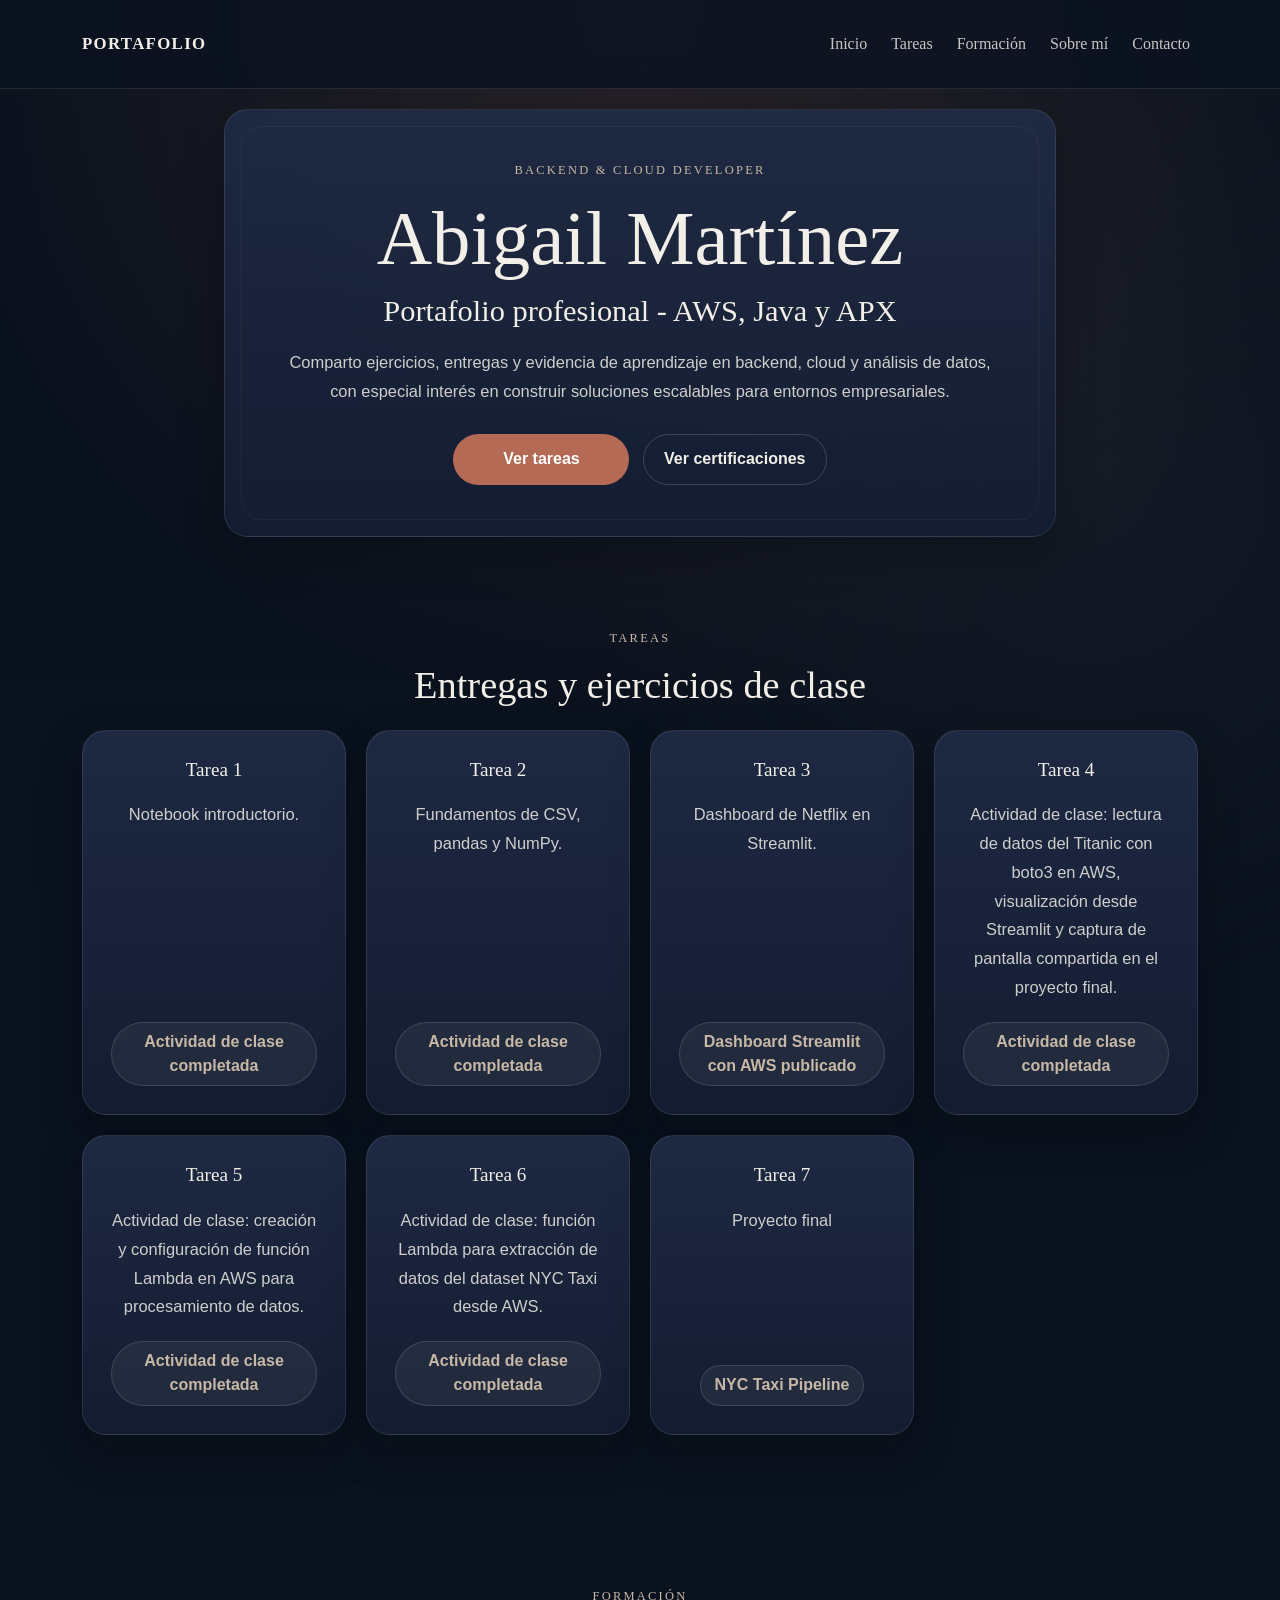
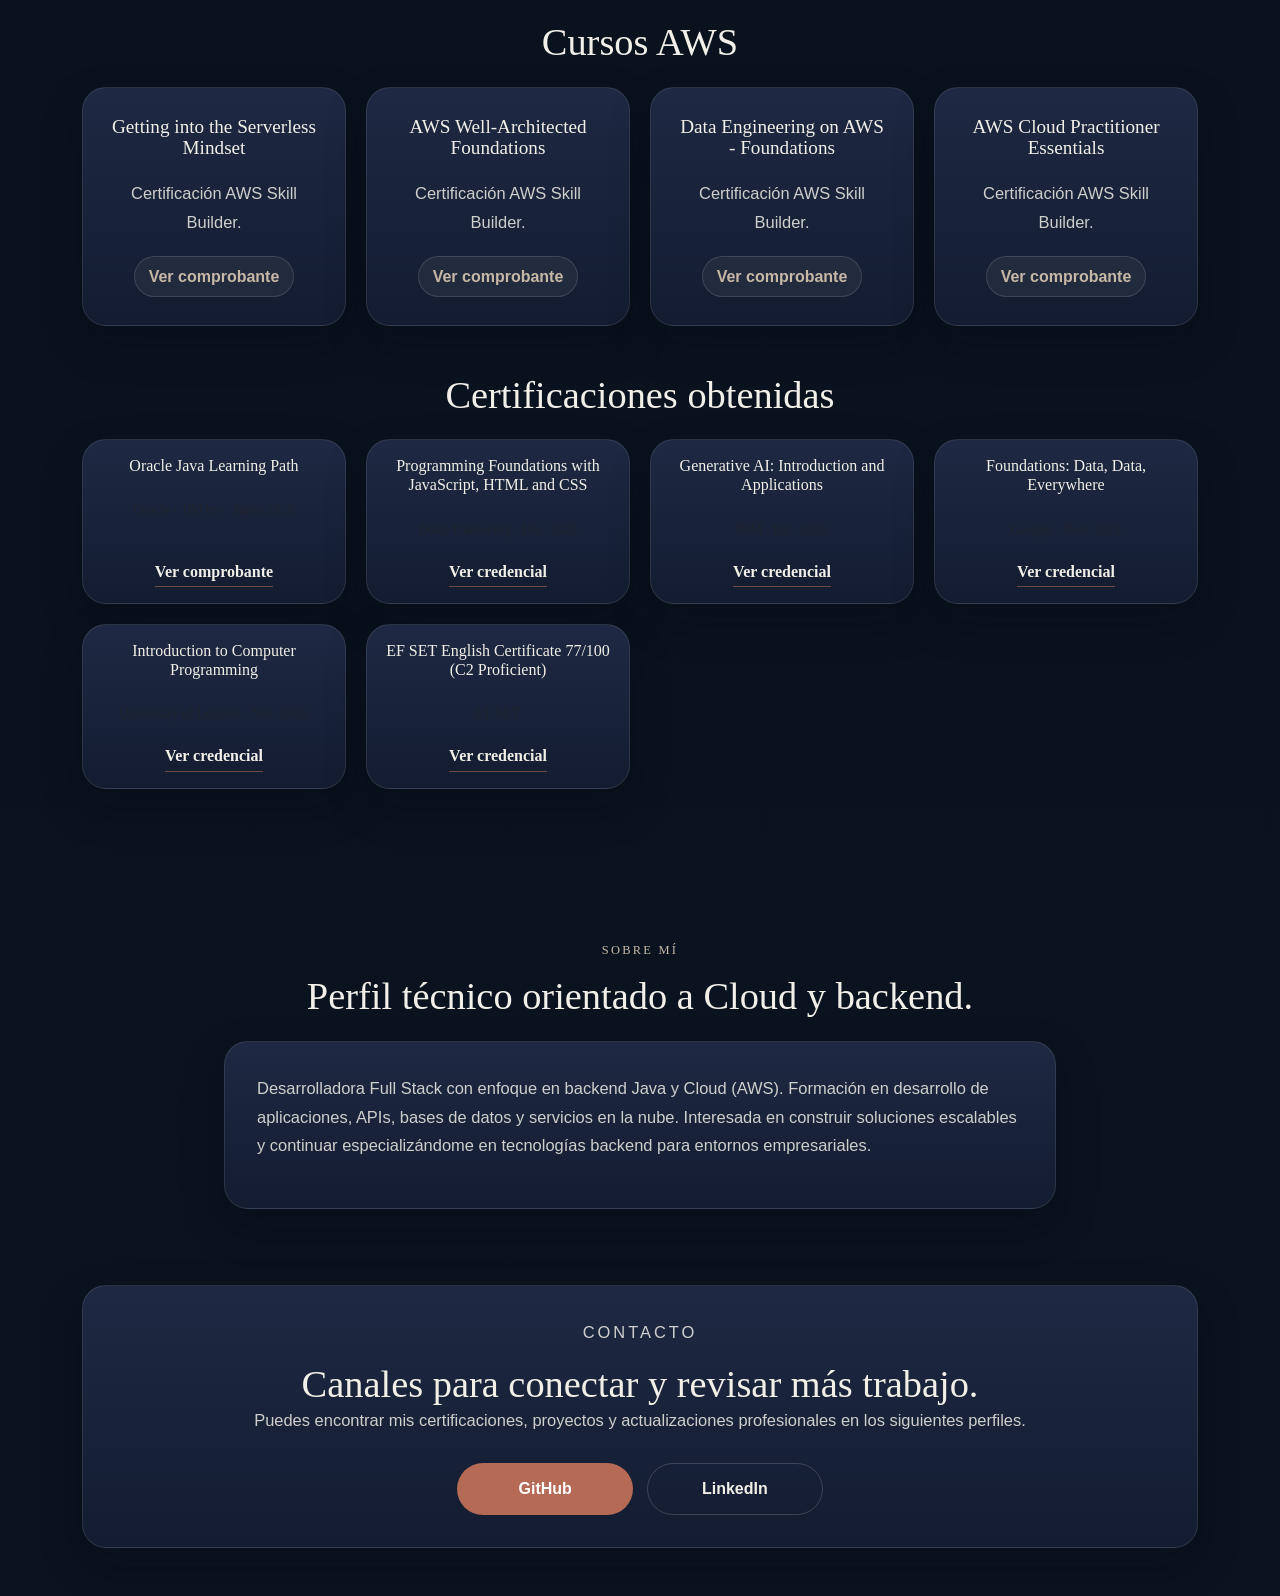
<file: index.html>
<!doctype html>
<html lang="es">
<head>
	<meta charset="utf-8">
	<meta name="viewport" content="width=device-width, initial-scale=1">
	<meta name="description" content="Landing profesional de portafolio con foco en AWS, Java, backend y APX.">
	<title>Portafolio | Abigail Martínez </title>
	<link href="https://cdn.jsdelivr.net/npm/bootstrap@5.3.3/dist/css/bootstrap.min.css" rel="stylesheet" crossorigin="anonymous">
	<link rel="stylesheet" href="styles.css">
</head>
<body>
	<header class="site-header">
		<nav class="navbar navbar-expand-lg site-nav" aria-label="Navegación principal">
			<div class="container nav-shell">
				<a class="navbar-brand brand-mark" href="#inicio" aria-label="Ir al inicio">Portafolio</a>
				<ul class="navbar-nav site-nav__links">
					<li class="nav-item"><a class="nav-link" href="#inicio">Inicio</a></li>
					<li class="nav-item"><a class="nav-link" href="#tareas">Tareas</a></li>
					<li class="nav-item"><a class="nav-link" href="#formacion">Formación</a></li>
					<li class="nav-item"><a class="nav-link" href="#sobre-mi">Sobre mí</a></li>
					<li class="nav-item"><a class="nav-link" href="#contacto">Contacto</a></li>
				</ul>
			</div>
		</nav>
	</header>

	<main id="inicio" class="cover-page">
		<section class="hero-section section-shell">
			<div class="container">
				<div class="hero-panel hero-panel--centered text-center mx-auto">
					<p class="eyebrow">Backend & Cloud Developer</p>
					<h1 class="hero-title">Abigail Martínez</h1>
                    <h2 class="hero-subtitle">Portafolio profesional - AWS, Java y APX</h2>
					<p class="lead-copy mx-auto">
						Comparto ejercicios, entregas y evidencia de aprendizaje en backend, cloud y análisis de datos, con especial interés en construir soluciones escalables para entornos empresariales.
					</p>
					<div class="hero-actions justify-content-center">
						<a class="btn btn-accent" href="#tareas">Ver tareas</a>
						<a class="btn btn-ghost" href="#formacion">Ver certificaciones</a>
					</div>
				</div>
			</div>
		</section>

				<section id="tareas" class="section-shell">
  <div class="container">
    <div class="section-heading text-center">
      <p class="eyebrow">Tareas</p>
      <h2>Entregas y ejercicios de clase</h2>
    </div>
    <div class="task-grid">
      <article class="task-card content-card">
        <h3>Tarea 1</h3>
        <p class="task-copy">Notebook introductorio.</p>
        <a class="task-link task-status" href="https://naml26.github.io/portafolio/pages/mi-primer-notebook.html" target="_blank" rel="noopener noreferrer" aria-label="Ver notebook de la tarea 1, actividad de clase completada">
            Actividad de clase completada
        </a>
      </article>

      <article class="task-card content-card">
        <h3>Tarea 2</h3>
        <p class="task-copy">Fundamentos de CSV, pandas y NumPy.</p>
        <a class="task-link task-status" href="pages/fundamentos-csv-pandas-numpy.html" target="_blank" rel="noopener noreferrer" aria-label="Ver notebook de la tarea 2, actividad de clase completada">
            Actividad de clase completada
        </a>
      </article>

      <article class="task-card content-card">
        <h3>Tarea 3</h3>
        <p class="task-copy">Dashboard de Netflix en Streamlit.</p>
        <a class="task-link task-status" href="http://13.56.238.106:8501/" target="_blank" rel="noopener noreferrer" aria-label="Ver dashboard de la tarea 3 en Streamlit, publicado con AWS">
            Dashboard Streamlit con AWS publicado
        </a>
      </article>

      <article class="task-card content-card">
        <h3>Tarea 4</h3>
        <p class="task-copy">Actividad de clase: lectura de datos del Titanic con boto3 en AWS, visualización desde Streamlit y captura de pantalla compartida en el proyecto final.</p>
        <a class="task-link task-status" href="https://naml26.github.io/portafolio/pages/mi-primer-notebook.html" target="_blank" rel="noopener noreferrer" aria-label="Ver notebook de la tarea 4, actividad de clase completada">
            Actividad de clase completada
        </a>
      </article>

      <article class="task-card content-card">
        <h3>Tarea 5</h3>
        <p class="task-copy">Actividad de clase: creación y configuración de función Lambda en AWS para procesamiento de datos.</p>
        <a class="task-link task-status" href="https://github.com/NAML26/proyecto-final_2026/blob/main/lambda/lambda_titanic.py" target="_blank" rel="noopener noreferrer" aria-label="Ver código de la función Lambda de la tarea 5 en GitHub, actividad de clase completada">
            Actividad de clase completada
        </a>
      </article>

      <article class="task-card content-card">
        <h3>Tarea 6</h3>
        <p class="task-copy">Actividad de clase: función Lambda para extracción de datos del dataset NYC Taxi desde AWS.</p>
        <a class="task-link task-status" href="https://github.com/NAML26/proyecto-final_2026/blob/main/lambda/lambda_nyc_taxi_extractor.py" target="_blank" rel="noopener noreferrer" aria-label="Ver código de la función Lambda de extracción de datos NYC Taxi de la tarea 6 en GitHub, actividad de clase completada">
            Actividad de clase completada
        </a>
      </article>

      <article class="task-card content-card">
        <h3>Tarea 7</h3>
        <p class="task-copy">Proyecto final</p>
        <a class="task-link task-status" href="http://13.56.238.106:8501/" target="_blank" rel="noopener noreferrer" aria-label="Ver dashboard de Streamlit de la tarea 7, actividad de clase completada">
            NYC Taxi Pipeline
        </a>
      </article>
    </div>
  </div>
					</section>
	<section id="formacion" class="section-shell">
  <div class="container">
    <div class="section-heading text-center">
      <p class="eyebrow">Formación</p>
      <h2>Cursos AWS</h2>
    </div>
    <div class="task-grid">
      <article class="task-card content-card">
        <h3>Getting into the Serverless Mindset</h3>
        <p class="task-copy">Certificación AWS Skill Builder.</p>
        <a class="task-link task-status" href="https://drive.google.com/file/d/1RbHvSyphQGR1WoxMQkTQ0RA4EAZzu1vf/view?usp=sharing" target="_blank" rel="noopener noreferrer" aria-label="Ver comprobante de certificación Getting into the Serverless Mindset en AWS Skill Builder">
          Ver comprobante
        </a>
      </article>
      <article class="task-card content-card">
        <h3>AWS Well-Architected Foundations</h3>
        <p class="task-copy">Certificación AWS Skill Builder.</p>
        <a class="task-link task-status" href="https://drive.google.com/file/d/1srOpoQHYMwUa-Vhw8DVXQLMF_TnFOx8-/view?usp=sharing" target="_blank" rel="noopener noreferrer" aria-label="Ver comprobante de certificación AWS Well-Architected Foundations en AWS Skill Builder">
          Ver comprobante
        </a>
      </article>
      <article class="task-card content-card">
        <h3>Data Engineering on AWS - Foundations</h3>
        <p class="task-copy">Certificación AWS Skill Builder.</p>
        <a class="task-link task-status" href="https://drive.google.com/file/d/1MymosHm8B-WDdFqStW7CAQX3s4CeFpcw/view?usp=sharing" target="_blank" rel="noopener noreferrer" aria-label="Ver comprobante de certificación Data Engineering on AWS - Foundations en AWS Skill Builder">
          Ver comprobante
        </a>
      </article>
      <article class="task-card content-card">
        <h3>AWS Cloud Practitioner Essentials</h3>
        <p class="task-copy">Certificación AWS Skill Builder.</p>
        <a class="task-link task-status" href="PENDIENTE" target="_blank" rel="noopener noreferrer" aria-label="Ver comprobante de certificación AWS Cloud Practitioner Essentials en AWS Skill Builder">
          Ver comprobante
        </a>
      </article>
    </div>

    <div class="section-heading text-center mt-5">
      <h2>Certificaciones obtenidas</h2>
    </div>
    <div class="task-grid">
      <article class="task-card content-card p-3">
        <h6 class="mb-1">Oracle Java Learning Path</h6>
        <small class="text-muted">Oracle · 180 hrs · Junio 2026</small>
        <a class="task-link" href="https://drive.google.com/file/d/1HCbJ_77P7z9vWco0o8zNS5IXiy9sDPj9/view" target="_blank" rel="noopener noreferrer" aria-label="Ver comprobante de Oracle Java Learning Path">Ver comprobante</a>
      </article>
      <article class="task-card content-card p-3">
        <h6 class="mb-1">Programming Foundations with JavaScript, HTML and CSS</h6>
        <small class="text-muted">Duke University · Dic. 2025</small>
        <a class="task-link" href="https://www.coursera.org/account/accomplishments/verify/5CAILYUL3C8J" target="_blank" rel="noopener noreferrer" aria-label="Ver credencial verificada de Programming Foundations with JavaScript, HTML and CSS">Ver credencial</a>
      </article>
      <article class="task-card content-card p-3">
        <h6 class="mb-1">Generative AI: Introduction and Applications</h6>
        <small class="text-muted">IBM · Dic. 2025</small>
        <a class="task-link" href="https://www.coursera.org/account/accomplishments/verify/UEKB2L2BLP14" target="_blank" rel="noopener noreferrer" aria-label="Ver credencial verificada de Generative AI: Introduction and Applications">Ver credencial</a>
      </article>
      <article class="task-card content-card p-3">
        <h6 class="mb-1">Foundations: Data, Data, Everywhere</h6>
        <small class="text-muted">Google · Nov. 2025</small>
        <a class="task-link" href="https://www.coursera.org/account/accomplishments/verify/P4876B2RBRJU" target="_blank" rel="noopener noreferrer" aria-label="Ver credencial verificada de Foundations: Data, Data, Everywhere">Ver credencial</a>
      </article>
      <article class="task-card content-card p-3">
        <h6 class="mb-1">Introduction to Computer Programming</h6>
        <small class="text-muted">University of London · Nov. 2025</small>
        <a class="task-link" href="https://www.coursera.org/account/accomplishments/verify/2QCVCVTBZMZC" target="_blank" rel="noopener noreferrer" aria-label="Ver credencial verificada de Introduction to Computer Programming">Ver credencial</a>
      </article>
      <article class="task-card content-card p-3">
        <h6 class="mb-1">EF SET English Certificate 77/100 (C2 Proficient)</h6>
        <small class="text-muted">EF SET</small>
        <a class="task-link" href="https://cert.efset.org/Y7Wa8v" target="_blank" rel="noopener noreferrer" aria-label="Ver credencial verificada de EF SET English Certificate">Ver credencial</a>
      </article>
    </div>
  </div>
</section>

		<section id="sobre-mi" class="section-shell">
			<div class="container">
				<div class="section-heading text-center">
					<p class="eyebrow">Sobre mí</p>
					<h2>Perfil técnico orientado a Cloud y backend.</h2>
				</div>
				<div class="content-card about-card about-card--centered mx-auto">
					<p>
						Desarrolladora Full Stack con enfoque en backend Java y Cloud (AWS). Formación en desarrollo de aplicaciones, APIs, bases de datos y servicios en la nube. Interesada en construir soluciones escalables y continuar especializándome en tecnologías backend para entornos empresariales.</p>
				</div>
			</div>
		</section>
	</main>

	<footer id="contacto" class="site-footer">
		<div class="container">
			<div class="footer-card content-card text-center">
				<p class="eyebrow">Contacto</p>
				<h2>Canales para conectar y revisar más trabajo.</h2>
				<p class="section-note mx-auto">
					Puedes encontrar mis certificaciones, proyectos y actualizaciones profesionales en los siguientes perfiles.
				</p>
				<div class="hero-actions justify-content-center">
					<a class="btn btn-accent" href="https://github.com/NAML26" target="_blank" rel="noopener noreferrer" aria-label="Abrir perfil de GitHub de Abigail Martínez">GitHub</a>
					<a class="btn btn-ghost" href="https://www.linkedin.com/in/abigail-martinez26/" target="_blank" rel="noopener noreferrer" aria-label="Abrir perfil de LinkedIn de Abigail Martínez">LinkedIn</a>
				</div>
			</div>
		</div>
	</footer>

</body>
</html>
</file>
<file: styles.css>
:root {
  --bg: #0b1320;
  --surface: #1f2a44;
  --text: #f2efe8;
  --muted: #c7b8a6;
  --accent: #b46a55;
  --accent-soft: rgba(180, 106, 85, 0.16);
  --border: rgba(242, 239, 232, 0.1);
  --shadow: 0 18px 40px rgba(2, 6, 12, 0.28);
}

html {
  scroll-behavior: smooth;
}

body,
html {
  min-height: 100%;
}

body {
  background:
    radial-gradient(circle at top, rgba(180, 106, 85, 0.18), transparent 22%),
    radial-gradient(circle at 85% 15%, rgba(242, 239, 232, 0.04), transparent 18%),
    linear-gradient(180deg, #09111d 0%, var(--bg) 100%);
  color: var(--text);
  font-family: "Georgia", "Times New Roman", serif;
}

a {
  color: inherit;
  text-decoration: none;
}

a:hover {
  color: inherit;
}

.site-header {
  position: sticky;
  top: 0;
  z-index: 1030;
  backdrop-filter: blur(16px);
}

.site-nav {
  background: rgba(11, 19, 32, 0.78);
  border-bottom: 1px solid var(--border);
}

.nav-shell {
  display: grid;
  grid-template-columns: auto minmax(0, 1fr);
  align-items: center;
  column-gap: 1rem;
  min-height: 4.5rem;
  flex-wrap: nowrap;
}

.brand-mark {
  font-size: 1.05rem;
  font-weight: 700;
  letter-spacing: 0.08em;
  text-transform: uppercase;
  color: var(--text);
  flex: 0 0 auto;
  margin-right: auto;
}

.brand-mark:hover,
.brand-mark:focus-visible {
  color: var(--text);
}

.navbar .nav-link {
  color: rgba(242, 239, 232, 0.82);
  border-radius: 999px;
  padding-inline: 1rem;
  transition: background-color 0.2s ease, color 0.2s ease;
}

.site-nav .navbar-nav,
.site-nav__links {
  display: flex;
  flex-direction: row;
  align-items: center;
  justify-content: flex-end;
  gap: 0.5rem;
  flex-wrap: nowrap;
  list-style: none;
  margin: 0;
  padding: 0;
  white-space: nowrap;
  overflow-x: auto;
  width: 100%;
  min-width: 0;
  scrollbar-width: none;
  -ms-overflow-style: none;
}

.site-nav__links::-webkit-scrollbar {
  display: none;
}

.site-nav__links .nav-item {
  flex: 0 0 auto;
}

.site-nav__links .nav-link {
  padding-block: 0.45rem;
}

.navbar .nav-link:hover,
.navbar .nav-link:focus-visible {
  color: var(--text);
  background: rgba(242, 239, 232, 0.06);
}

.btn:focus-visible,
.task-link:focus-visible,
.nav-link:focus-visible {
  outline: 3px solid rgba(180, 106, 85, 0.65);
  outline-offset: 3px;
  box-shadow: none;
}

.section-shell {
  padding: 4.75rem 0;
}

.hero-section {
  display: flex;
  align-items: flex-start;
  padding-top: 1.25rem;
  padding-bottom: 1rem;
}

.hero-panel,
.content-card {
  background: linear-gradient(180deg, rgba(31, 42, 68, 0.96), rgba(20, 29, 49, 0.96));
  border: 1px solid var(--border);
  border-radius: 1.5rem;
  box-shadow: var(--shadow);
}

.hero-panel {
  padding: 2.25rem;
  max-width: 52rem;
}

.hero-panel--centered {
  position: relative;
}

.hero-panel--centered::before {
  content: "";
  position: absolute;
  inset: 1rem;
  border-radius: 1.25rem;
  border: 1px solid rgba(242, 239, 232, 0.05);
  pointer-events: none;
}

.eyebrow {
  color: var(--muted);
  text-transform: uppercase;
  letter-spacing: 0.18em;
  font-size: 0.78rem;
  margin-bottom: 1rem;
}

h1,
h2,
h3 {
  font-family: "Georgia", "Times New Roman", serif;
  line-height: 1.12;
}

h1 {
  max-width: 13ch;
  font-size: clamp(2.75rem, 6vw, 5rem);
  margin-bottom: 1.25rem;
}

.hero-title {
  max-width: none;
  margin-bottom: 0.75rem;
}

h2 {
  font-size: clamp(1.8rem, 3vw, 2.6rem);
  margin: 0;
}

.hero-subtitle {
  font-size: clamp(1.35rem, 2.5vw, 1.9rem);
  margin-bottom: 1.25rem;
}

h3 {
  font-size: 1.2rem;
  margin: 0;
}

.lead-copy,
.content-card p,
.section-note {
  color: rgba(242, 239, 232, 0.84);
  font-family: "Inter", "Segoe UI", sans-serif;
  font-size: 1.03rem;
  line-height: 1.75;
}

.hero-actions {
  display: flex;
  flex-wrap: wrap;
  gap: 0.85rem;
  margin-top: 1.75rem;
}

.hero-actions .btn {
  min-width: 11rem;
}

.btn {
  border-radius: 999px;
  padding: 0.8rem 1.25rem;
  font-family: "Inter", "Segoe UI", sans-serif;
  font-weight: 600;
}

.btn-accent {
  background: var(--accent);
  color: #fff;
  border: 1px solid transparent;
}

.btn-accent:hover {
  background: #c67660;
  color: #fff;
}

.btn-ghost {
  color: var(--text);
  border: 1px solid rgba(242, 239, 232, 0.18);
  background: transparent;
}

.btn-ghost:hover {
  color: var(--text);
  background: rgba(242, 239, 232, 0.05);
}

.section-heading {
  margin-bottom: 1.4rem;
}

.about-card,
.footer-card {
  padding: 1.75rem;
}

.about-card--centered {
  max-width: 52rem;
}

.editable-note {
  margin-bottom: 0;
  color: var(--muted);
  font-style: italic;
}

.tasks-section {
  padding-top: 0;
}

.task-grid {
  display: grid;
  gap: 1.25rem;
  grid-template-columns: repeat(auto-fit, minmax(240px, 1fr));
}

.task-card {
  padding: 1.75rem;
  display: flex;
  flex-direction: column;
  gap: 1.25rem;
  min-height: 100%;
  text-align: center;
  align-items: center;
}

.task-copy {
  margin-bottom: 0;
}

.task-link {
  width: fit-content;
  margin-top: auto;
  color: var(--text);
  font-weight: 600;
  border-bottom: 1px solid rgba(180, 106, 85, 0.55);
  padding-bottom: 0.15rem;
}

.task-link:hover {
  color: #ffffff;
  border-bottom-color: var(--accent);
}

.task-status {
  margin-top: auto;
  padding: 0.45rem 0.85rem;
  border-radius: 999px;
  border: 1px solid rgba(242, 239, 232, 0.14);
  background: rgba(242, 239, 232, 0.06);
  color: var(--muted);
  font-family: "Inter", "Segoe UI", sans-serif;
  font-weight: 600;
}

.site-footer {
  padding: 0 0 3rem;
}

@media (min-width: 992px) {
  .hero-panel {
    padding: 3.2rem;
  }

  .about-card,
  .footer-card {
    padding: 2rem;
  }
}

@media (max-width: 991.98px) {
  .nav-shell {
    min-height: auto;
    padding-block: 0.85rem;
  }

  .site-nav__links {
    justify-content: flex-end;
    gap: 0.3rem;
  }

  .brand-mark {
    margin-right: 0;
  }

  .navbar .nav-link {
    display: inline-flex;
    width: fit-content;
    padding-inline: 0.75rem;
  }

  .hero-panel {
    padding: 1.6rem;
  }
}

@media (max-width: 575.98px) {
  .section-shell {
    padding: 2.75rem 0;
  }

  .hero-section {
    padding-top: 1rem;
    padding-bottom: 0.5rem;
  }

  .hero-actions {
    flex-direction: column;
    align-items: stretch;
  }

  .btn {
    width: 100%;
    justify-content: center;
  }

  .task-grid {
    grid-template-columns: 1fr;
  }
}
</file>
